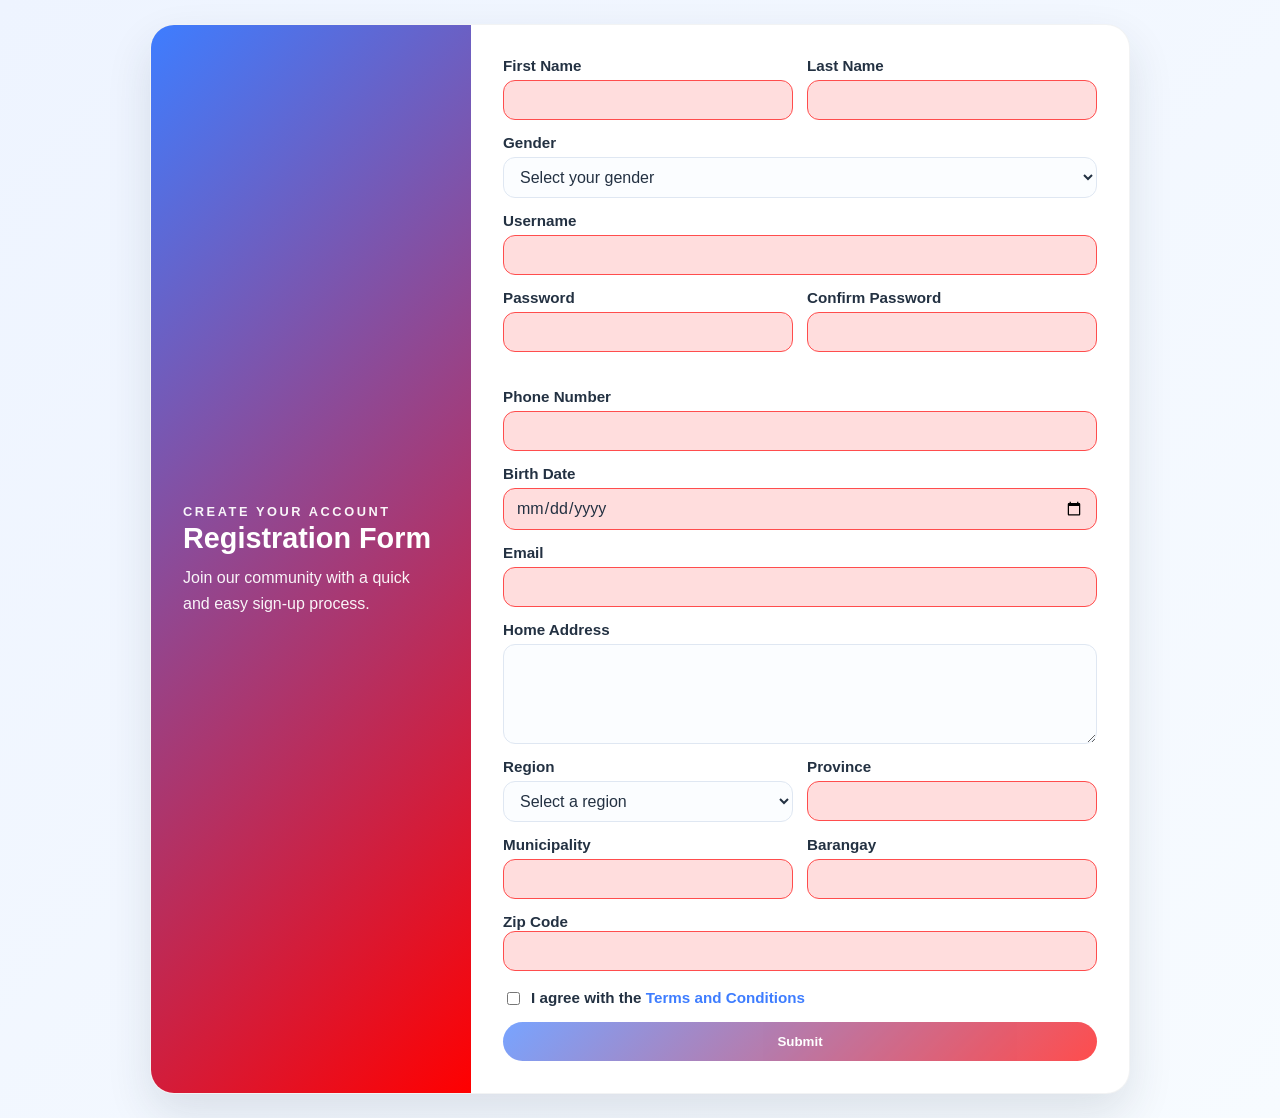
<file: index.html>
<!DOCTYPE html>
<html lang="en">
  <head>
    <meta charset="UTF-8" />
    <meta name="viewport" content="width=device-width, initial-scale=1" />
    <title>Registration Form</title>
    <link rel="stylesheet" href="regform.css" />
  </head>
  <body>
    <main class="page-shell">
      <div class="form-card">
        <section class="form-intro">
          <p class="eyebrow">Create your account</p>
          <h1>Registration Form</h1>
          <p>Join our community with a quick and easy sign-up process.</p>
        </section>

        <section id="form" class="form-panel">
          <form>
            
            <div class="form-row">
              <div class="form-group">
                <label for="firstname">First Name</label>
                <input type="text" id="fname" name="firstname" required />
              </div>
              <div class="form-group">
                <label for="lastname">Last Name</label>
                <input type="text" id="lname" name="lastname" required />
              </div>
            </div>

            <div class="form-group">
                  <label for="gender">Gender</label>
                  <select id="gender" name="gender" required>
                    <option value="">Select your gender</option> 
                    <option value="male">Male</option>
                    <option value="female">Female</option>
                    <option value="other">Other</option>
                </select>
            </div>
            <div class="form-group">
              <label for="username">Username</label>
              <input type="text" id="username" name="username" required />
            </div>

            <div class="form-row">
              <div class="form-group">
                <label for="password">Password</label>
                <input type="password" id="password" name="password" minlength="8" required />
                <p id="password-error" class="error-message" aria-live="polite"></p>
              </div>
              <div class="form-group">
                <label for="confirm-password">Confirm Password</label>
                <input type="password" id="confirm-password" name="passwordconfirm" minlength="8" required />
              </div>
            </div>

            <div class="form-group">
              <label for="phone">Phone Number</label>
              <input type="tel" id="phone" name="phone" pattern="[0-9]{11}" title="Please enter your phone number" required />
            </div>

            <div class="form-group">
              <label for="start_date">Birth Date</label>
              <input type="date" class="form-control" id="start_date" name="start_date" value="{{ old('start_date') }}" required />
            </div>

            <div class="form-group">
              <label for="email">Email</label>
              <input type="email" id="email" name="email" required />
            </div>

            <div class="form-group">
              <label for="address">Home Address</label>
              <textarea id="address" name="address" required></textarea>
            </div>

            <div class="form-row">
              <div class="form-group">
                <label for="region">Region</label>
                <select id="region" name="region" required>
                  <option value="">Select a region</option>
                  <option value="ncr">NCR</option>
                  <option value="car">CAR</option>
                  <option value="region1">Region I</option>
                  <option value="region2">Region II</option>
                  <option value="region3">Region III</option>
                  <option value="iv-a">IV-A CALABARZON</option>
                  <option value="iv-b">IV-B MIMAROPA</option>
                  <option value="v">Region V</option>
                  <option value="vi">Region VI</option>
                  <option value="vii">Region VII</option>
                  <option value="viii">Region VIII</option>
                  <option value="nir">NIR</option>
                  <option value="ix">Region IX</option>
                  <option value="x">Region X</option>
                  <option value="xi">Region XI</option>
                  <option value="xii">Region XII</option>
                  <option value="xiii">Region XIII</option>
                  <option value="barmm">BARMM</option>
                </select>
              </div>
              <div class="form-group">
                <label for="Province">Province</label>
                <input type="text" id="Province" name="Province" required />
              </div>
                <div class="form-group">
                  <label for="municipality">Municipality</label>
                  <input type="text" id="municipality" name="municipality" required />
              </div>
              <div class="form-group">
                <label for="barangay">Barangay</label>
                <input type="text" id="barangay" name="barangay" required />
                </div>
            </div>

            <div class="form-zip">
              <label for="zip">Zip Code</label>
              <input type="text" id="zip" name="zip" required />
            </div>
            <div class="checkbox-row">
              <input type="checkbox" id="scales" name="scales" required />
              <label for="scales">I agree with the <a href="termscondition.html">Terms and Conditions</a></label>
            </div>

            <button type="submit">Submit</button>
          </form>
        </section>
      </div>
    </main>

    <script src="form-validation.js"></script>
    <script>
      document.addEventListener('DOMContentLoaded', function () {
        const form = document.querySelector('form');
        const passwordInput = document.getElementById('password');
        const confirmInput = document.getElementById('confirm-password');
        const errorElement = document.getElementById('password-error');

        if (form && passwordInput && confirmInput && errorElement) {
          initializePasswordConfirmation(form, passwordInput, confirmInput, errorElement);
        }

        if (form) {
          initializeNameAndZipValidation(form);
        }
      });
    </script>
  </body>
</html>
</file>
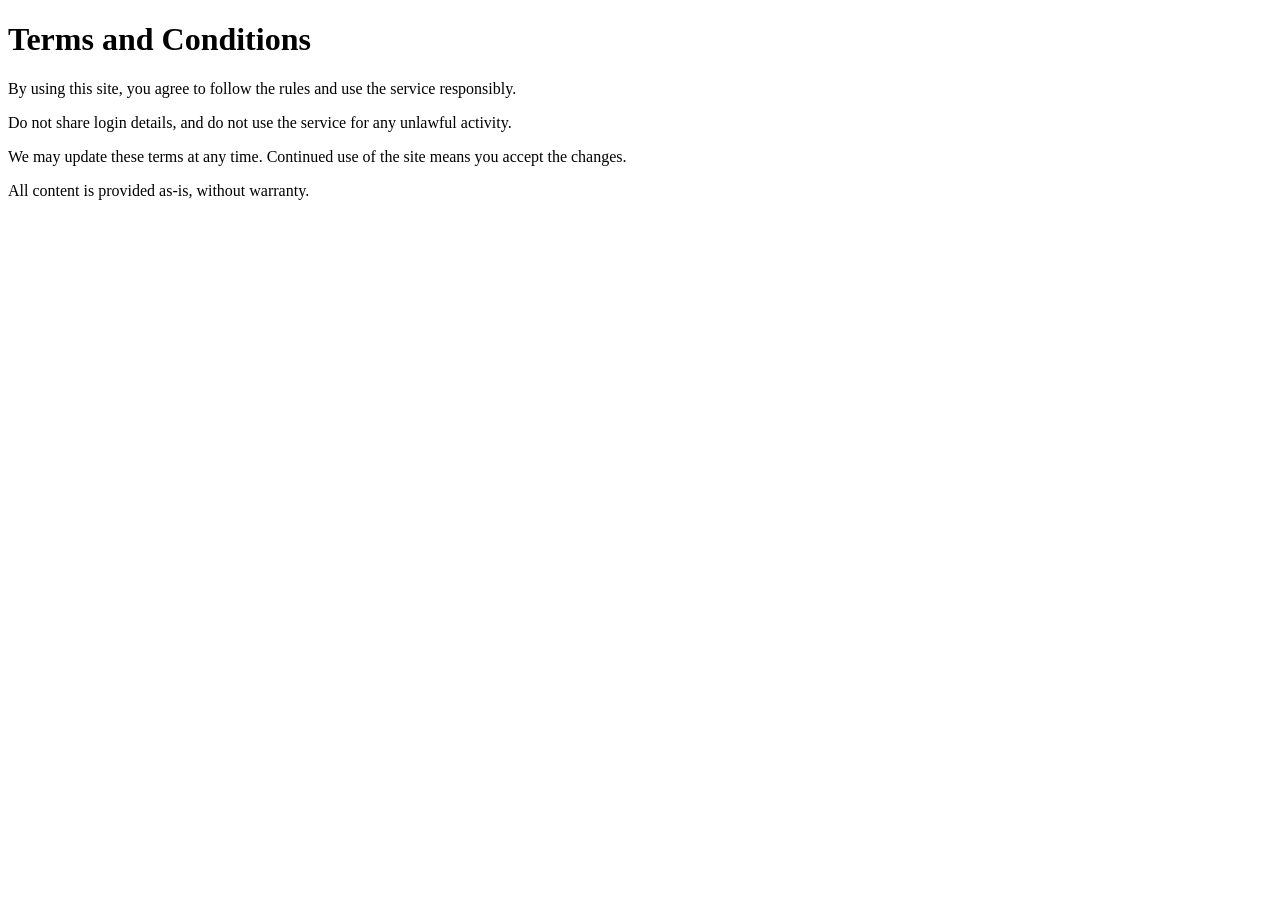
<file: termscondition.html>
<!DOCTYPE html>
<html lang="en">
<head>
  <meta charset="UTF-8">
  <meta name="viewport" content="width=device-width, initial-scale=1.0">
  <title>Terms and Conditions</title>
</head>
<body>
  <h1>Terms and Conditions</h1>
  <p>By using this site, you agree to follow the rules and use the service responsibly.</p>
  <p>Do not share login details, and do not use the service for any unlawful activity.</p>
  <p>We may update these terms at any time. Continued use of the site means you accept the changes.</p>
  <p>All content is provided as-is, without warranty.</p>
</body>
</html>
</file>
<file: regform.css>
:root {
  --bg: #f4f7fb;
  --card: #ffffff;
  --accent: #3e7dff;
  --accent-soft: #eaf2ff;
  --accent-2: #ff0000;
  --text: #233142;
  --muted: #6d7a8b;
  --border: #dfe7f2;
}

* {
  box-sizing: border-box;
}

body {
  margin: 0;
  font-family: "Segoe UI", Tahoma, Geneva, Verdana, sans-serif;
  color: var(--text);
  background: linear-gradient(135deg, #eef4ff 0%, #f7fbff 100%);
  min-height: 100vh;
  display: flex;
  align-items: center;
  justify-content: center;
  padding: 24px;
}

.page-shell {
  width: min(100%, 980px);
}

.form-card {
  display: grid;
  grid-template-columns: minmax(0, 320px) minmax(0, 1fr);
  background: var(--card);
  border-radius: 24px;
  overflow: hidden;
  box-shadow: 0 20px 45px rgba(35, 49, 66, 0.12);
  border: 1px solid rgba(35, 49, 66, 0.06);
}

.form-intro {
  background: linear-gradient(135deg, var(--accent) 0%, var(--accent-2) 100%);
  color: white;
  padding: 32px;
  display: flex;
  flex-direction: column;
  justify-content: center;
}

.eyebrow {
  letter-spacing: 0.2em;
  text-transform: uppercase;
  font-size: 0.8rem;
  font-weight: 700;
  margin: 0 0 10px;
  opacity: 0.9;
}

.form-intro h1 {
  font-size: 1.8rem;
  margin: 0 0 10px;
}

.form-intro p {
  margin: 0;
  line-height: 1.6;
  opacity: 0.95;
}

.form-panel {
  padding: 32px;
}

form {
  display: grid;
  gap: 14px;
}

.form-row {
  display: grid;
  grid-template-columns: repeat(2, minmax(0, 1fr));
  gap: 14px;
}

.form-group {
  display: flex;
  flex-direction: column;
  gap: 6px;
}

label {
  font-size: 0.95rem;
  font-weight: 600;
  color: var(--text);
}

input,
select,
textarea {
  width: 100%;
  padding: 10px 12px;
  border: 1px solid var(--border);
  border-radius: 12px;
  background: #fbfdff;
  font: inherit;
  color: var(--text);
  transition: border-color 0.2s ease, box-shadow 0.2s ease;
}

input:focus,
select:focus,
textarea:focus {
  outline: none;
  border-color: var(--accent);
  box-shadow: 0 0 0 3px rgba(62, 125, 255, 0.15);
}

textarea {
  min-height: 100px;
  resize: vertical;
}

.checkbox-row {
  display: flex;
  align-items: flex-start;
  gap: 8px;
  font-size: 0.95rem;
  color: var(--muted);
  padding-top: 4px;
}

.checkbox-row input {
  width: auto;
  margin-top: 3px;
}

.checkbox-row a {
  color: var(--accent);
  text-decoration: none;
}

button {
  border: none;
  border-radius: 999px;
  padding: 12px 18px;
  font-weight: 700;
  color: white;
  cursor: pointer;
  background: linear-gradient(135deg, var(--accent) 0%, var(--accent-2) 100%);
  transition: transform 0.2s ease, box-shadow 0.2s ease;
}

button:hover {
  transform: translateY(-1px);
  box-shadow: 0 8px 18px rgba(62, 125, 255, 0.2);
}

button:disabled {
  opacity: 0.7;
  cursor: not-allowed;
  transform: none;
  box-shadow: none;
}

.error-message {
  text-align: left;
  color: #c0392b;
  font-size: 0.9rem;
  min-height: 1rem;
  margin: 0;
}

@media (max-width: 760px) {
  body {
    padding: 14px;
  }

  .form-card {
    grid-template-columns: 1fr;
  }

  .form-intro {
    padding: 24px;
  }

  .form-panel {
    padding: 24px;
  }

  .form-row {
    grid-template-columns: 1fr;
  }
}
input:invalid {
  background-color: #ffdddd;
  border-color: #ff4d4d;
}
input:valid {
  background-color: #ddffdd;
}
form-zip:invalid {
  border: 5px solid #ffdddd;
  border-color: #ff4d4d;
}
form-zip:valid {
  border: 5px solid #ddffdd;
}
</file>
